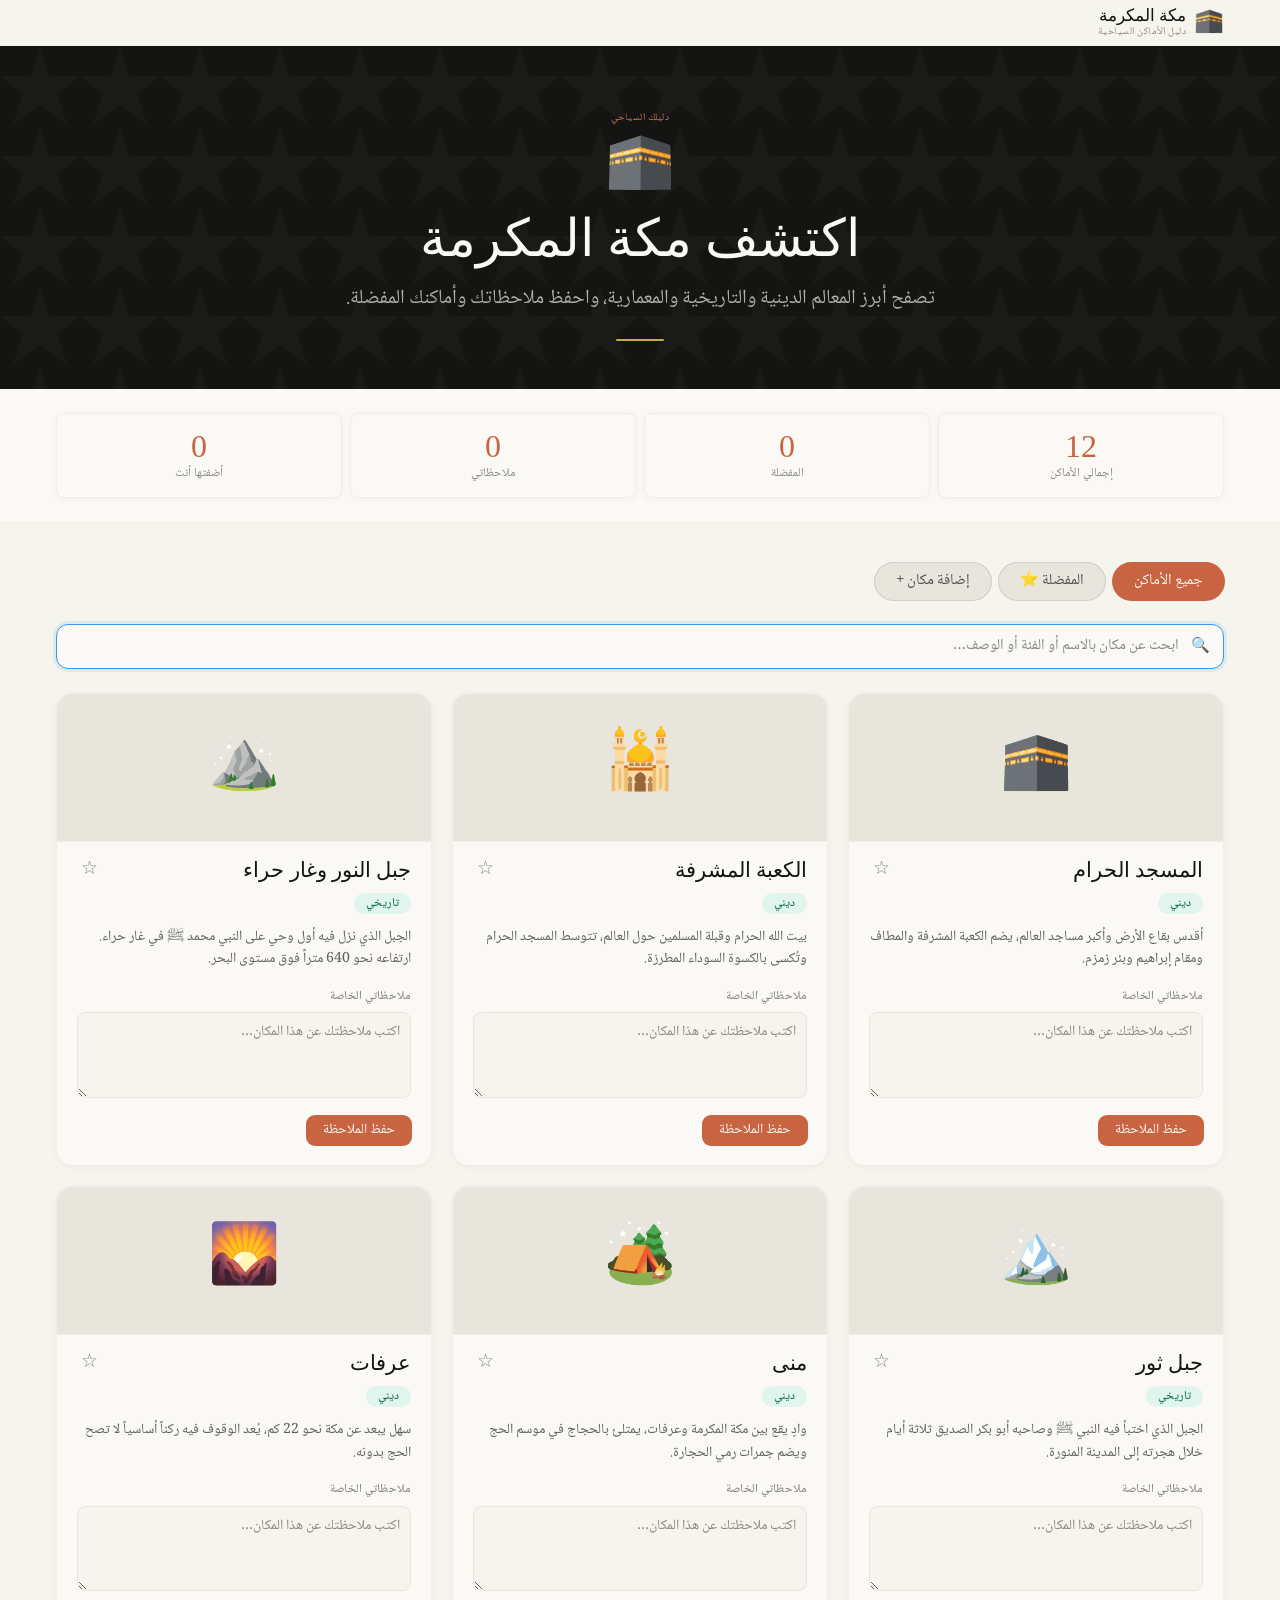
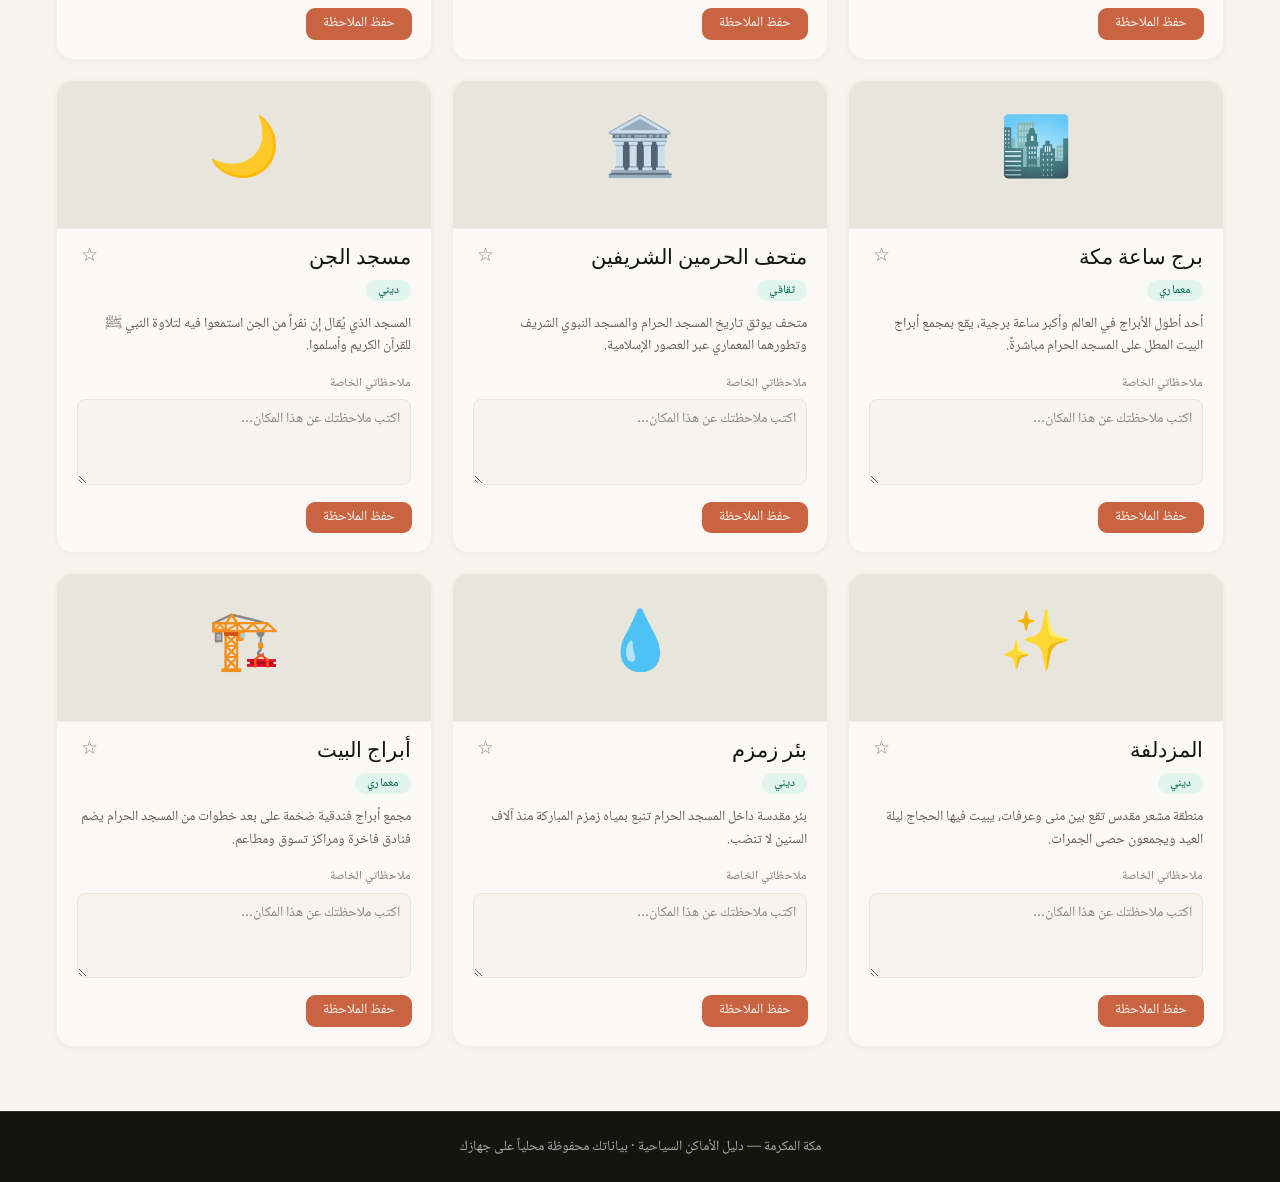
<file: Claude/index.html>
<!DOCTYPE html>
<html lang="ar" dir="rtl">
<head>
  <meta charset="UTF-8" />
  <meta name="viewport" content="width=device-width, initial-scale=1.0" />
  <meta name="description" content="دليل الأماكن السياحية في مكة المكرمة — اكتشف المعالم الدينية والتاريخية والمعمارية" />
  <title>مكة المكرمة — دليل الأماكن السياحية</title>

  <!-- Google Fonts — Arabic Support -->
  <link rel="preconnect" href="https://fonts.googleapis.com" />
  <link rel="preconnect" href="https://fonts.gstatic.com" crossorigin />
  <link href="https://fonts.googleapis.com/css2?family=Noto+Naskh+Arabic:wght@400;500;700&family=Tajawal:wght@300;400;500;700&display=swap" rel="stylesheet" />

  <!--
    ══════════════════════════════════════════
    CSS Load Order (important):
      1. tokens.css    — design variables
      2. base.css      — reset + typography
      3. layout.css    — structural layout
      4. components.css — UI components
    ══════════════════════════════════════════
  -->
  <link rel="stylesheet" href="css/tokens.css" />
  <link rel="stylesheet" href="css/base.css" />
  <link rel="stylesheet" href="css/layout.css" />
  <link rel="stylesheet" href="css/components.css" />
</head>
<body>

  <div class="app-wrapper">

    <!-- ── Navigation ──────────────────────── -->
    <nav class="nav" role="navigation" aria-label="التنقل الرئيسي">
      <div class="container">
        <div class="nav-inner">
          <a href="#" class="nav-brand" aria-label="الصفحة الرئيسية">
            <span class="nav-brand-icon" aria-hidden="true">🕋</span>
            <span>
              <div class="nav-brand-text">مكة المكرمة</div>
              <div class="nav-brand-sub">دليل الأماكن السياحية</div>
            </span>
          </a>
        </div>
      </div>
    </nav>

    <!-- ── Hero ────────────────────────────── -->
    <!-- Dark section: Near Black (#141413) bg  -->
    <section class="hero" aria-label="مرحباً بك">
      <div class="container">
        <div class="hero-inner">
          <p class="hero-eyebrow">دليلك السياحي</p>
          <span class="hero-icon" aria-hidden="true">🕋</span>
          <h1 class="hero-title">اكتشف مكة المكرمة</h1>
          <p class="hero-subtitle">
            تصفح أبرز المعالم الدينية والتاريخية والمعمارية،
            واحفظ ملاحظاتك وأماكنك المفضلة.
          </p>
          <div class="hero-divider" aria-hidden="true"></div>
        </div>
      </div>
    </section>

    <!-- ── Stats ────────────────────────────── -->
    <!-- Ivory surface after dark hero          -->
    <section class="stats-section" aria-label="إحصائيات">
      <div class="container">
        <div class="stats-grid" id="statsBar" role="region" aria-live="polite">
          <!-- Rendered by app.js -->
        </div>
      </div>
    </section>

    <!-- ── Main Content ─────────────────────── -->
    <!-- Back to Parchment (#f5f4ed)             -->
    <main class="main-section" id="mainContent">
      <div class="container">

        <!-- Tabs -->
        <div class="tabs" role="tablist" aria-label="تصفح الأماكن">
          <button class="tab tab--active" role="tab" aria-selected="true"  aria-controls="tabContent">جميع الأماكن</button>
          <button class="tab"             role="tab" aria-selected="false" aria-controls="tabContent">المفضلة ⭐</button>
          <button class="tab"             role="tab" aria-selected="false" aria-controls="tabContent">إضافة مكان +</button>
        </div>

        <!-- Dynamic content area -->
        <div id="tabContent" role="tabpanel" aria-live="polite">
          <!-- Rendered by app.js -->
        </div>

      </div>
    </main>

    <!-- ── Footer ───────────────────────────── -->
    <!-- Dark section again: Near Black          -->
    <footer class="footer" role="contentinfo">
      <div class="container">
        <p>مكة المكرمة — دليل الأماكن السياحية · بياناتك محفوظة محلياً على جهازك</p>
      </div>
    </footer>

  </div><!-- /.app-wrapper -->

  <!--
    ══════════════════════════════════════════
    JS Load Order (important):
      1. places.js  — seed data constant
      2. db.js      — IndexedDB abstraction
      3. ui.js      — HTML renderer functions
      4. app.js     — controller + init
    ══════════════════════════════════════════
  -->
  <script src="data/places.js"></script>
  <script src="js/db.js"></script>
  <script src="js/ui.js"></script>
  <script src="js/app.js"></script>

</body>
</html>
</file>
<file: Claude/css/tokens.css>
/*
 * tokens.css
 * ─────────────────────────────────────────────
 * Design Tokens — Single Source of Truth
 * Based on Anthropic / Claude Design System
 *
 * Edit ONLY this file to change colors, type,
 * spacing, radius, or shadow values site-wide.
 * ─────────────────────────────────────────────
 */

:root {

  /* ── Colors: Brand ──────────────────────── */
  --color-brand:          #c96442;   /* Terracotta — primary CTA */
  --color-brand-hover:    #b85535;
  --color-brand-ring:     #c96442;
  --color-coral:          #d97757;   /* Lighter brand accent */

  /* ── Colors: Surfaces ───────────────────── */
  --color-parchment:      #f5f4ed;   /* Page background */
  --color-ivory:          #faf9f5;   /* Card / elevated surface */
  --color-white:          #ffffff;
  --color-sand:           #e8e6dc;   /* Button bg, prominent surfaces */
  --color-dark-surface:   #30302e;   /* Dark containers / nav border */
  --color-near-black:     #141413;   /* Primary dark bg / text */

  /* ── Colors: Text ───────────────────────── */
  --color-text-primary:   #141413;   /* Near Black */
  --color-text-secondary: #5e5d59;   /* Olive Gray */
  --color-text-tertiary:  #87867f;   /* Stone Gray */
  --color-text-dark-warm: #3d3d3a;
  --color-text-silver:    #b0aea5;   /* On dark surfaces */
  --color-text-charcoal:  #4d4c48;   /* Buttons on light */

  /* ── Colors: Borders ────────────────────── */
  --color-border-cream:   #f0eee6;   /* Default light border */
  --color-border-warm:    #e8e6dc;   /* Prominent border */
  --color-border-dark:    #30302e;   /* Dark surface border */

  /* ── Colors: Ring shadows ───────────────── */
  --ring-warm:            #d1cfc5;
  --ring-subtle:          #dedc01;
  --ring-deep:            #c2c0b6;

  /* ── Colors: Semantic ───────────────────── */
  --color-error:          #b53333;
  --color-focus:          #3898ec;   /* Only cool color — a11y only */

  /* ── Colors: App-specific accents ──────── */
  /* Islamic green used as secondary accent   */
  --color-green:          #1a6b4a;
  --color-green-dark:     #0f4d36;
  --color-green-light:    #e1f5ee;
  --color-green-text:     #0f6e56;
  --color-gold:           #c9a84c;
  --color-gold-light:     #fdf3dc;
  --color-gold-text:      #7a5c1e;

  /* ── Typography ─────────────────────────── */
  --font-serif:  Georgia, 'Times New Roman', serif;
  --font-sans:   'Noto Naskh Arabic', 'Tajawal', Arial, sans-serif;
  --font-mono:   'Courier New', monospace;

  /* Scale */
  --text-display:   4rem;       /* 64px — Hero headline */
  --text-h1:        3.25rem;    /* 52px — Section heading */
  --text-h2:        2.3rem;     /* ~36px — Sub-heading large */
  --text-h3:        2rem;       /* 32px — Sub-heading */
  --text-h4:        1.6rem;     /* ~25px — Sub-heading small */
  --text-h5:        1.3rem;     /* ~20px — Feature title */
  --text-body-lg:   1.25rem;    /* 20px — Intro paragraphs */
  --text-body:      1.06rem;    /* 17px — Standard body */
  --text-body-sm:   0.94rem;    /* 15px — Compact body */
  --text-caption:   0.88rem;    /* 14px — Metadata */
  --text-label:     0.75rem;    /* 12px — Badges */
  --text-overline:  0.63rem;    /* 10px — Uppercase labels */

  /* Line heights */
  --lh-tight:     1.10;
  --lh-snug:      1.20;
  --lh-normal:    1.30;
  --lh-relaxed:   1.60;
  --lh-ui:        1.25;

  /* ── Spacing ────────────────────────────── */
  --space-1:   3px;
  --space-2:   4px;
  --space-3:   6px;
  --space-4:   8px;
  --space-5:   10px;
  --space-6:   12px;
  --space-8:   16px;
  --space-10:  20px;
  --space-12:  24px;
  --space-15:  30px;
  --space-20:  40px;
  --space-24:  48px;
  --space-32:  64px;

  /* ── Border Radius ──────────────────────── */
  --radius-sharp:     4px;
  --radius-subtle:    6px;
  --radius-md:        8px;
  --radius-lg:        12px;
  --radius-xl:        16px;
  --radius-2xl:       24px;
  --radius-3xl:       32px;
  --radius-full:      9999px;

  /* ── Shadows ────────────────────────────── */
  --shadow-ring:      0 0 0 1px var(--ring-warm);
  --shadow-ring-dark: 0 0 0 1px var(--color-dark-surface);
  --shadow-whisper:   rgba(0,0,0,0.05) 0 4px 24px;
  --shadow-sm:        rgba(0,0,0,0.04) 0 1px 6px;

  /* ── Transitions ────────────────────────── */
  --transition-fast:  0.15s ease;
  --transition-base:  0.20s ease;
}
</file>
<file: Claude/css/base.css>
/*
 * base.css
 * ─────────────────────────────────────────────
 * Reset, Base Styles & Typography
 * Follows Anthropic Design System conventions:
 * — Serif (Georgia) for headings, weight 500
 * — Sans (Noto Naskh Arabic) for all UI text
 * — Warm parchment background, never pure white
 * ─────────────────────────────────────────────
 */

*, *::before, *::after {
  box-sizing: border-box;
  margin: 0;
  padding: 0;
}

html {
  font-size: 16px;
  -webkit-text-size-adjust: 100%;
  scroll-behavior: smooth;
}

body {
  font-family: var(--font-sans);
  font-size: var(--text-body);
  font-weight: 400;
  line-height: var(--lh-relaxed);
  color: var(--color-text-primary);
  background-color: var(--color-parchment);   /* Warm parchment — never pure white */
  direction: rtl;
  min-height: 100vh;
  -webkit-font-smoothing: antialiased;
}

/* ── Headings — Serif, weight 500 only ────── */
h1, h2, h3, h4, h5, h6 {
  font-family: var(--font-serif);
  font-weight: 500;              /* Single weight for all serifs */
  color: var(--color-text-primary);
  line-height: var(--lh-tight);
}

h1 { font-size: var(--text-h1); line-height: var(--lh-tight); }
h2 { font-size: var(--text-h2); line-height: var(--lh-snug); }
h3 { font-size: var(--text-h3); line-height: var(--lh-tight); }
h4 { font-size: var(--text-h4); line-height: var(--lh-snug); }
h5 { font-size: var(--text-h5); line-height: var(--lh-snug); }

/* ── Body text ──────────────────────────────  */
p {
  font-family: var(--font-sans);
  font-size: var(--text-body);
  line-height: var(--lh-relaxed);
  color: var(--color-text-secondary);   /* Olive Gray by default */
}

/* ── Links ───────────────────────────────── */
a {
  color: var(--color-coral);
  text-decoration: none;
  transition: color var(--transition-fast);
}
a:hover { color: var(--color-brand); }

/* ── Buttons reset ───────────────────────── */
button {
  font-family: var(--font-sans);
  cursor: pointer;
  border: none;
  background: none;
}
button:focus-visible {
  outline: 2px solid var(--color-focus);
  outline-offset: 2px;
}

/* ── Inputs / Textarea reset ─────────────── */
input, textarea, select {
  font-family: var(--font-sans);
  font-size: var(--text-body-sm);
  color: var(--color-text-primary);
  direction: rtl;
}

/* ── Utility: visually hidden (a11y) ─────── */
.sr-only {
  position: absolute;
  width: 1px; height: 1px;
  padding: 0; margin: -1px;
  overflow: hidden;
  clip: rect(0,0,0,0);
  white-space: nowrap;
  border: 0;
}
</file>
<file: Claude/css/layout.css>
/*
 * layout.css
 * ─────────────────────────────────────────────
 * Page Layout: Nav, Hero, Container, Grid
 * Section alternation: Parchment ↔ Near Black
 * ─────────────────────────────────────────────
 */

/* ── App Shell ───────────────────────────── */
.app-wrapper {
  min-height: 100vh;
  display: flex;
  flex-direction: column;
}

/* ── Container ───────────────────────────── */
.container {
  max-width: 1200px;
  margin: 0 auto;
  padding: 0 var(--space-8);
  width: 100%;
}

/* ── Navigation ──────────────────────────── */
.nav {
  position: sticky;
  top: 0;
  z-index: 100;
  background: var(--color-parchment);
  border-bottom: 1px solid var(--color-border-cream);
  padding: var(--space-4) 0;
  backdrop-filter: blur(8px);
}

.nav-inner {
  display: flex;
  align-items: center;
  justify-content: space-between;
  gap: var(--space-8);
}

.nav-brand {
  display: flex;
  align-items: center;
  gap: var(--space-4);
  text-decoration: none;
}

.nav-brand-icon {
  font-size: 24px;
  line-height: 1;
}

.nav-brand-text {
  font-family: var(--font-serif);
  font-weight: 500;
  font-size: var(--text-body);
  color: var(--color-text-primary);
  line-height: 1;
}

.nav-brand-sub {
  font-family: var(--font-sans);
  font-size: var(--text-overline);
  color: var(--color-text-tertiary);
  letter-spacing: 0.5px;
  line-height: 1;
  margin-top: 2px;
}

/* ── Hero Section ────────────────────────── */
/* Dark section — Near Black bg, light text   */
.hero {
  background-color: var(--color-near-black);
  padding: var(--space-32) 0 var(--space-24);
  text-align: center;
  position: relative;
  overflow: hidden;
}

/* Subtle geometric pattern overlay */
.hero::before {
  content: '';
  position: absolute;
  inset: 0;
  background-image: url("data:image/svg+xml,%3Csvg width='80' height='80' viewBox='0 0 80 80' xmlns='http://www.w3.org/2000/svg'%3E%3Cg fill='%23ffffff' fill-opacity='0.025'%3E%3Cpath d='M40 0L50 30H80L57 48L67 78L40 60L13 78L23 48L0 30H30Z'/%3E%3C/g%3E%3C/svg%3E");
  pointer-events: none;
}

.hero-inner {
  position: relative;
  z-index: 1;
  max-width: 680px;
  margin: 0 auto;
}

.hero-eyebrow {
  font-family: var(--font-sans);
  font-size: var(--text-overline);
  font-weight: 400;
  letter-spacing: 0.5px;
  color: var(--color-coral);
  text-transform: uppercase;
  margin-bottom: var(--space-6);
}

.hero-icon {
  font-size: 56px;
  line-height: 1;
  margin-bottom: var(--space-8);
  display: block;
}

.hero-title {
  font-family: var(--font-serif);
  font-weight: 500;
  font-size: clamp(2rem, 5vw, var(--text-h1));
  line-height: var(--lh-tight);
  color: var(--color-ivory);
  margin-bottom: var(--space-8);
}

.hero-subtitle {
  font-family: var(--font-sans);
  font-size: var(--text-body-lg);
  font-weight: 400;
  line-height: var(--lh-relaxed);
  color: var(--color-text-silver);
  margin-bottom: var(--space-12);
}

.hero-divider {
  width: 48px;
  height: 2px;
  background: var(--color-gold);
  margin: 0 auto;
  border-radius: 2px;
}

/* ── Stats Section ───────────────────────── */
/* Light Ivory section after dark hero        */
.stats-section {
  background: var(--color-ivory);
  border-bottom: 1px solid var(--color-border-cream);
  padding: var(--space-12) 0;
}

.stats-grid {
  display: grid;
  grid-template-columns: repeat(4, 1fr);
  gap: var(--space-4);
}

/* ── Main Content Section ────────────────── */
/* Back to Parchment                          */
.main-section {
  background: var(--color-parchment);
  padding: var(--space-20) 0 var(--space-32);
  flex: 1;
}

/* ── Footer ──────────────────────────────── */
.footer {
  background: var(--color-near-black);
  border-top: 1px solid var(--color-dark-surface);
  padding: var(--space-12) 0;
  text-align: center;
}

.footer p {
  font-size: var(--text-caption);
  color: var(--color-text-silver);
  line-height: var(--lh-relaxed);
}

/* ── Responsive ──────────────────────────── */
@media (max-width: 768px) {
  .container { padding: 0 var(--space-6); }
  .hero { padding: var(--space-20) 0 var(--space-15); }
  .hero-icon { font-size: 44px; }
  .stats-grid { grid-template-columns: repeat(2, 1fr); }
  .main-section { padding: var(--space-15) 0 var(--space-20); }
}

@media (max-width: 480px) {
  .stats-grid { grid-template-columns: repeat(2, 1fr); gap: var(--space-3); }
  .hero-subtitle { font-size: var(--text-body); }
}
</file>
<file: Claude/css/components.css>
/*
 * components.css
 * ─────────────────────────────────────────────
 * UI Components: Buttons, Cards, Tabs, Search,
 * Forms, Badges, Notes, Empty States
 * Follows Anthropic ring-shadow system and
 * warm-toned neutrals throughout.
 * ─────────────────────────────────────────────
 */

/* ═══════════════════════════════════════════
   STAT CARD
   ═══════════════════════════════════════════ */
.stat-card {
  background: var(--color-ivory);
  border: 1px solid var(--color-border-cream);
  border-radius: var(--radius-md);
  padding: var(--space-8) var(--space-10);
  text-align: center;
  box-shadow: var(--shadow-sm);
}

.stat-card__value {
  font-family: var(--font-serif);
  font-size: var(--text-h3);
  font-weight: 500;
  line-height: 1;
  color: var(--color-brand);
}

.stat-card__label {
  font-family: var(--font-sans);
  font-size: var(--text-label);
  font-weight: 400;
  color: var(--color-text-tertiary);
  margin-top: var(--space-2);
  line-height: var(--lh-ui);
}

/* ═══════════════════════════════════════════
   TABS
   ═══════════════════════════════════════════ */
.tabs {
  display: flex;
  gap: var(--space-4);
  margin-bottom: var(--space-12);
  flex-wrap: wrap;
}

/* Warm Sand button — Anthropic secondary style */
.tab {
  padding: var(--space-4) var(--space-10);
  border-radius: var(--radius-full);
  border: 1px solid var(--color-border-warm);
  background: var(--color-sand);
  color: var(--color-text-charcoal);
  font-family: var(--font-sans);
  font-size: var(--text-body-sm);
  font-weight: 400;
  line-height: var(--lh-ui);
  transition: all var(--transition-fast);
  box-shadow: 0 0 0 0 var(--color-sand), 0 0 0 1px var(--ring-warm);
  cursor: pointer;
}

.tab:hover:not(.tab--active) {
  background: var(--color-ivory);
  color: var(--color-text-primary);
  box-shadow: 0 0 0 0 var(--color-ivory), 0 0 0 1px var(--ring-deep);
}

/* Brand Terracotta active tab */
.tab--active {
  background: var(--color-brand);
  color: var(--color-ivory);
  border-color: var(--color-brand);
  box-shadow: 0 0 0 0 var(--color-brand), 0 0 0 1px var(--color-brand-ring);
}

.tab--active:hover {
  background: var(--color-brand-hover);
  border-color: var(--color-brand-hover);
}

/* ═══════════════════════════════════════════
   SEARCH BAR
   ═══════════════════════════════════════════ */
.search-wrap {
  position: relative;
  margin-bottom: var(--space-12);
}

.search-input {
  width: 100%;
  padding: var(--space-6) var(--space-12) var(--space-6) var(--space-8);
  padding-right: 44px;   /* Space for icon on rtl */
  border-radius: var(--radius-lg);
  border: 1px solid var(--color-border-warm);
  background: var(--color-ivory);
  color: var(--color-text-primary);
  font-family: var(--font-sans);
  font-size: var(--text-body-sm);
  line-height: var(--lh-ui);
  transition: border-color var(--transition-fast), box-shadow var(--transition-fast);
  box-shadow: var(--shadow-sm);
}

.search-input::placeholder {
  color: var(--color-text-tertiary);
}

.search-input:focus {
  outline: none;
  border-color: var(--color-focus);   /* Only cool-color moment */
  box-shadow: 0 0 0 3px rgba(56, 152, 236, 0.12);
}

.search-icon {
  position: absolute;
  right: 14px;
  top: 50%;
  transform: translateY(-50%);
  color: var(--color-text-tertiary);
  font-size: 15px;
  pointer-events: none;
  line-height: 1;
}

/* ═══════════════════════════════════════════
   PLACE CARD
   ═══════════════════════════════════════════ */
.places-grid {
  display: grid;
  grid-template-columns: repeat(auto-fill, minmax(300px, 1fr));
  gap: var(--space-10);
}

.place-card {
  background: var(--color-ivory);
  border: 1px solid var(--color-border-cream);
  border-radius: var(--radius-xl);
  overflow: hidden;
  box-shadow: var(--shadow-sm);
  transition: box-shadow var(--transition-base), transform var(--transition-base);
}

.place-card:hover {
  box-shadow: var(--shadow-whisper), 0 0 0 1px var(--ring-warm);
  transform: translateY(-2px);
}

/* Card emoji illustration area */
.place-card__media {
  width: 100%;
  height: 148px;
  display: flex;
  align-items: center;
  justify-content: center;
  font-size: 58px;
  background: var(--color-sand);
  border-bottom: 1px solid var(--color-border-cream);
  line-height: 1;
}

.place-card__body {
  padding: var(--space-8) var(--space-10) var(--space-10);
}

.place-card__header {
  display: flex;
  align-items: flex-start;
  justify-content: space-between;
  gap: var(--space-4);
  margin-bottom: var(--space-3);
}

/* Serif title — Anthropic card title style */
.place-card__title {
  font-family: var(--font-serif);
  font-weight: 500;
  font-size: var(--text-h5);
  line-height: var(--lh-snug);
  color: var(--color-text-primary);
  flex: 1;
}

/* Favorite button */
.fav-btn {
  font-size: 19px;
  padding: var(--space-1) var(--space-2);
  line-height: 1;
  color: var(--color-text-tertiary);
  border-radius: var(--radius-subtle);
  transition: transform var(--transition-fast), color var(--transition-fast);
  flex-shrink: 0;
}

.fav-btn:hover {
  transform: scale(1.2);
  color: var(--color-gold);
}

.fav-btn--active {
  color: var(--color-gold);
}

.place-card__desc {
  font-family: var(--font-sans);
  font-size: var(--text-caption);
  font-weight: 400;
  line-height: var(--lh-relaxed);
  color: var(--color-text-secondary);
  margin-bottom: var(--space-8);
}

/* ═══════════════════════════════════════════
   BADGES
   ═══════════════════════════════════════════ */

/* Category badge */
.badge {
  display: inline-block;
  font-family: var(--font-sans);
  font-size: var(--text-label);
  font-weight: 500;
  line-height: var(--lh-ui);
  letter-spacing: 0.12px;
  padding: 3px var(--space-6);
  border-radius: var(--radius-full);
  margin-bottom: var(--space-6);
}

.badge--category {
  background: var(--color-green-light);
  color: var(--color-green-text);
}

/* User-added badge — gold warm */
.badge--user {
  background: var(--color-gold-light);
  color: var(--color-gold-text);
  font-size: 10px;
  margin-left: var(--space-4);
  vertical-align: middle;
}

/* ═══════════════════════════════════════════
   NOTE AREA
   ═══════════════════════════════════════════ */
.note-label {
  font-family: var(--font-sans);
  font-size: var(--text-label);
  font-weight: 500;
  color: var(--color-text-tertiary);
  letter-spacing: 0.12px;
  margin-bottom: var(--space-3);
}

.note-textarea {
  width: 100%;
  padding: var(--space-4) var(--space-5);
  border-radius: var(--radius-md);
  border: 1px solid var(--color-border-warm);
  background: var(--color-parchment);
  color: var(--color-text-primary);
  font-family: var(--font-sans);
  font-size: var(--text-caption);
  line-height: var(--lh-relaxed);
  resize: vertical;
  min-height: 68px;
  direction: rtl;
  transition: border-color var(--transition-fast), background var(--transition-fast);
}

.note-textarea::placeholder {
  color: var(--color-text-tertiary);
}

.note-textarea:focus {
  outline: none;
  border-color: var(--color-focus);
  background: var(--color-ivory);
  box-shadow: 0 0 0 3px rgba(56,152,236,0.10);
}

/* ═══════════════════════════════════════════
   BUTTONS
   ═══════════════════════════════════════════ */

/* Brand Terracotta — Primary CTA */
.btn {
  font-family: var(--font-sans);
  font-size: var(--text-body-sm);
  font-weight: 400;
  line-height: var(--lh-ui);
  padding: var(--space-4) var(--space-8);
  border-radius: var(--radius-md);
  border: none;
  cursor: pointer;
  transition: background var(--transition-fast), box-shadow var(--transition-fast);
  display: inline-flex;
  align-items: center;
  gap: var(--space-3);
}

.btn--brand {
  background: var(--color-brand);
  color: var(--color-ivory);
  box-shadow: 0 0 0 0 var(--color-brand), 0 0 0 1px var(--color-brand-ring);
}

.btn--brand:hover {
  background: var(--color-brand-hover);
}

/* Warm Sand — Secondary */
.btn--sand {
  background: var(--color-sand);
  color: var(--color-text-charcoal);
  box-shadow: 0 0 0 0 var(--color-sand), 0 0 0 1px var(--ring-warm);
}

.btn--sand:hover {
  background: var(--color-border-warm);
  box-shadow: 0 0 0 0 var(--color-border-warm), 0 0 0 1px var(--ring-deep);
}

/* Full-width variant */
.btn--full { width: 100%; justify-content: center; }

/* Note save button (compact) */
.btn--save-note {
  margin-top: var(--space-4);
  padding: var(--space-3) var(--space-8);
  font-size: var(--text-caption);
  border-radius: var(--radius-md);
}

.note-saved-msg {
  font-family: var(--font-sans);
  font-size: var(--text-label);
  color: var(--color-green-text);
  margin-top: var(--space-3);
  display: none;
  font-weight: 500;
}

/* ═══════════════════════════════════════════
   ADD PLACE FORM
   ═══════════════════════════════════════════ */
.add-section {
  max-width: 560px;
  margin: 0 auto;
}

.form-card {
  background: var(--color-ivory);
  border: 1px solid var(--color-border-cream);
  border-radius: var(--radius-xl);
  padding: var(--space-20) var(--space-20);
  box-shadow: var(--shadow-whisper);
}

.form-card__title {
  font-family: var(--font-serif);
  font-weight: 500;
  font-size: var(--text-h4);
  line-height: var(--lh-snug);
  color: var(--color-text-primary);
  margin-bottom: var(--space-15);
}

.form-group {
  margin-bottom: var(--space-10);
}

.form-label {
  display: block;
  font-family: var(--font-sans);
  font-size: var(--text-caption);
  font-weight: 500;
  color: var(--color-text-secondary);
  margin-bottom: var(--space-3);
  letter-spacing: 0.12px;
}

.form-label span {
  color: var(--color-brand);
  margin-right: 2px;
}

.form-input,
.form-select,
.form-textarea {
  width: 100%;
  padding: var(--space-5) var(--space-6);
  border-radius: var(--radius-lg);
  border: 1px solid var(--color-border-warm);
  background: var(--color-white);
  color: var(--color-text-primary);
  font-family: var(--font-sans);
  font-size: var(--text-body-sm);
  line-height: var(--lh-relaxed);
  direction: rtl;
  transition: border-color var(--transition-fast), box-shadow var(--transition-fast);
  appearance: none;
}

.form-input::placeholder,
.form-textarea::placeholder {
  color: var(--color-text-tertiary);
}

.form-input:focus,
.form-select:focus,
.form-textarea:focus {
  outline: none;
  border-color: var(--color-focus);
  box-shadow: 0 0 0 3px rgba(56,152,236,0.12);
}

.form-textarea {
  resize: vertical;
  min-height: 96px;
}

.form-row {
  display: grid;
  grid-template-columns: 1fr 80px;
  gap: var(--space-6);
}

.form-error {
  font-family: var(--font-sans);
  font-size: var(--text-caption);
  color: var(--color-error);
  margin-top: var(--space-6);
  display: none;
}

/* ═══════════════════════════════════════════
   EMPTY STATE
   ═══════════════════════════════════════════ */
.empty-state {
  text-align: center;
  padding: var(--space-32) var(--space-8);
}

.empty-state__icon {
  font-size: 44px;
  line-height: 1;
  margin-bottom: var(--space-8);
  display: block;
}

.empty-state__title {
  font-family: var(--font-serif);
  font-weight: 500;
  font-size: var(--text-h5);
  color: var(--color-text-primary);
  margin-bottom: var(--space-4);
}

.empty-state__desc {
  font-family: var(--font-sans);
  font-size: var(--text-body-sm);
  color: var(--color-text-tertiary);
  line-height: var(--lh-relaxed);
}

/* ═══════════════════════════════════════════
   RESPONSIVE
   ═══════════════════════════════════════════ */
@media (max-width: 768px) {
  .places-grid { grid-template-columns: 1fr; }
  .form-card { padding: var(--space-15) var(--space-12); }
  .form-row { grid-template-columns: 1fr; }
}

@media (max-width: 480px) {
  .place-card__media { height: 120px; font-size: 48px; }
  .tabs { gap: var(--space-3); }
  .tab { padding: var(--space-3) var(--space-8); font-size: var(--text-caption); }
}
</file>
